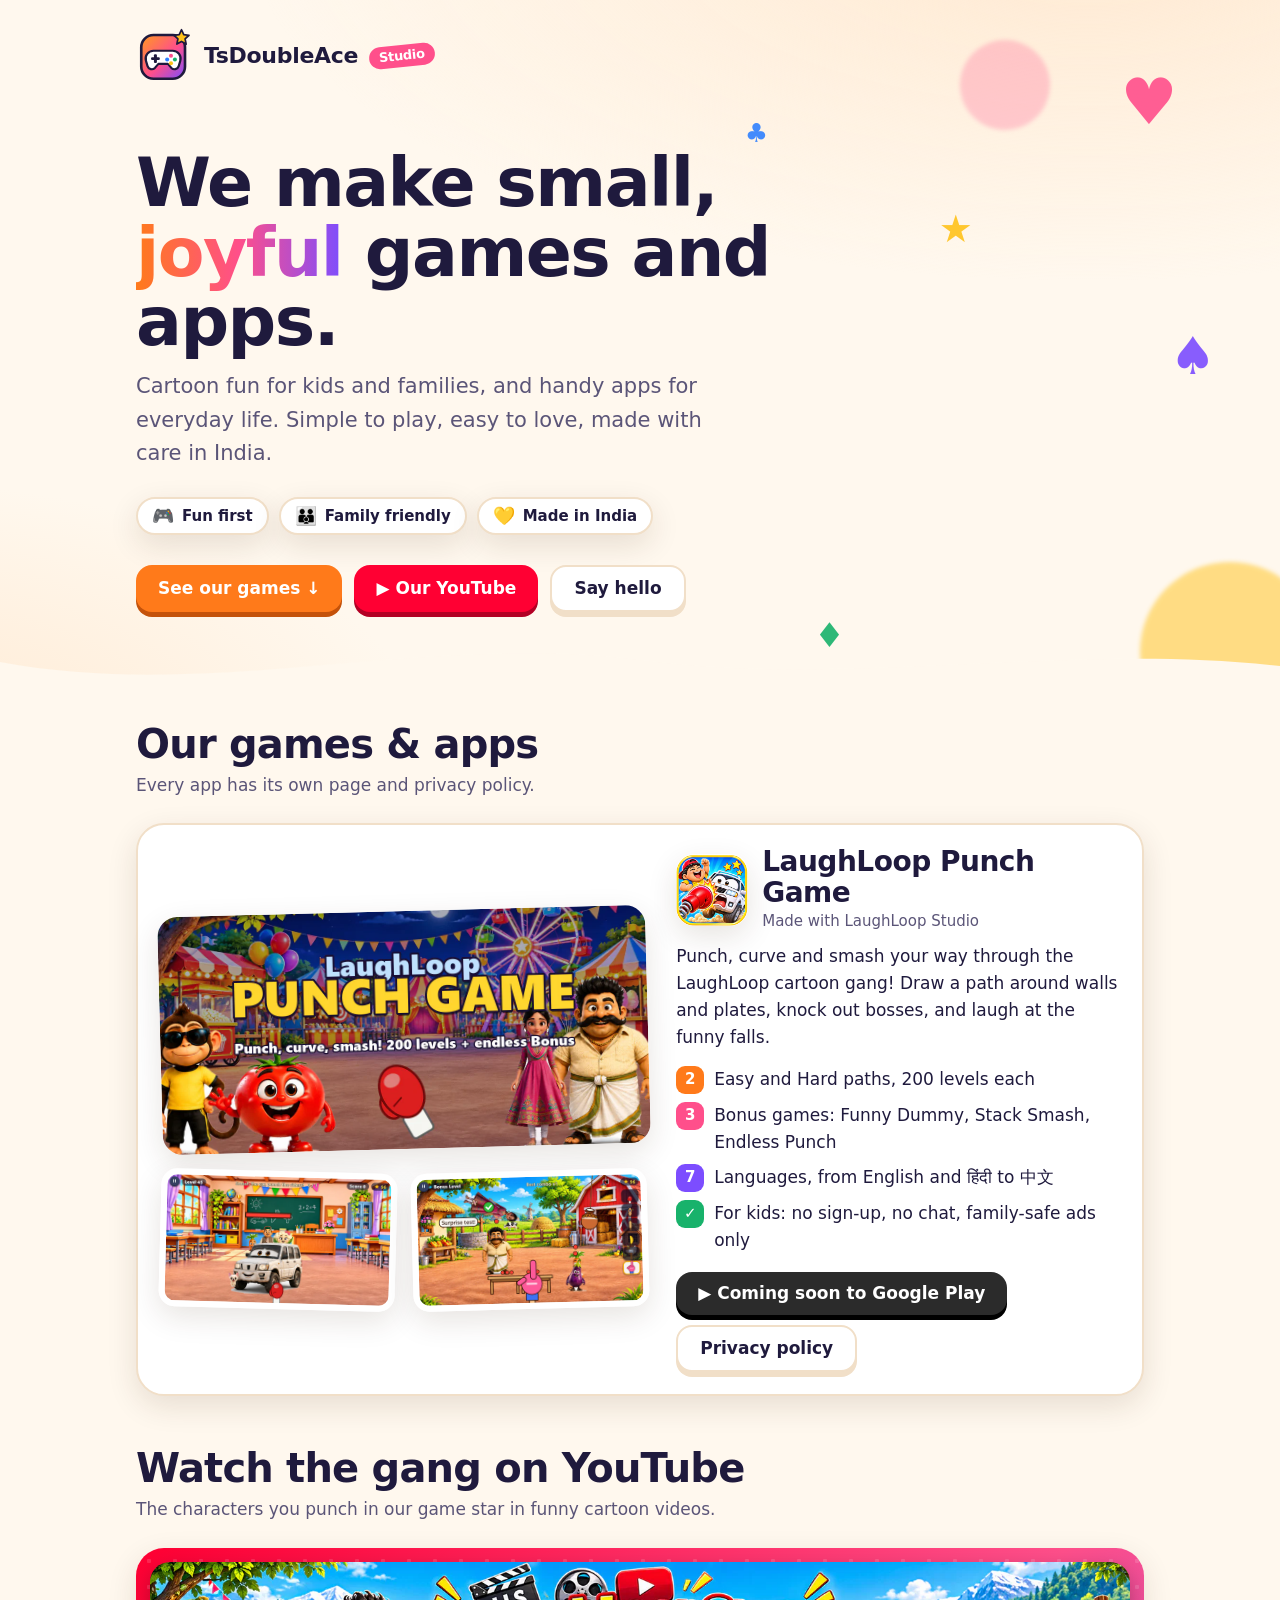
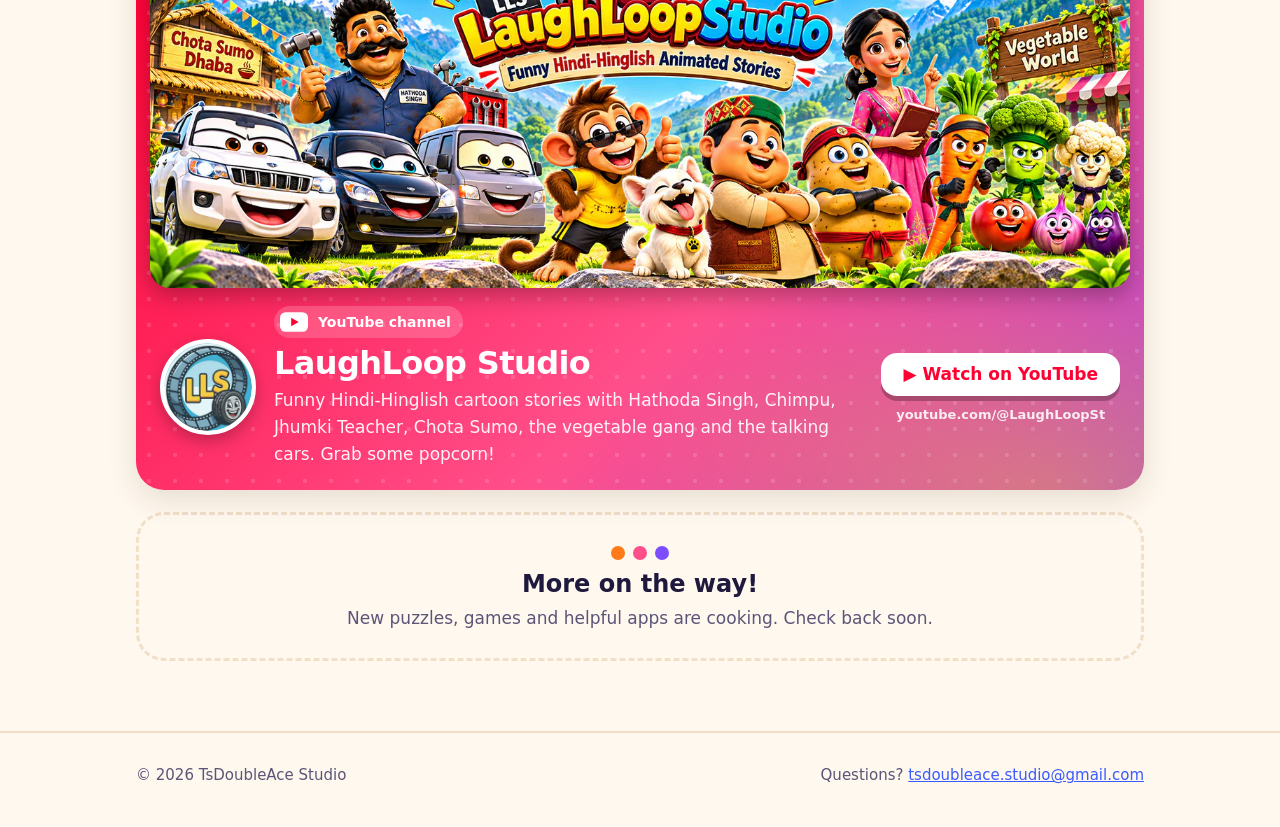
<file: index.html>
<!doctype html>
<html lang="en">
<head>
<meta charset="utf-8">
<meta name="viewport" content="width=device-width, initial-scale=1">
<title>TsDoubleAce Studio</title>
<meta name="description" content="TsDoubleAce Studio makes small, joyful games and apps for Android, like LaughLoop Punch Game.">
<meta name="theme-color" content="#ff7a1a">
<!-- Google Search Console ownership check (keep it: removing it un-verifies the site) -->
<meta name="google-site-verification" content="eYy9backfW5vqOW4Y_IiIoWmyXFYysW1g9PiAvQa3b4" />
<link rel="icon" href="logo.svg" type="image/svg+xml">
<link rel="stylesheet" href="style.css">
</head>
<body>

<header class="hero">
  <span class="float s1" aria-hidden="true">&hearts;</span>
  <span class="float s2" aria-hidden="true">&#9733;</span>
  <span class="float s3" aria-hidden="true">&spades;</span>
  <span class="float s4" aria-hidden="true">&diams;</span>
  <span class="float s5" aria-hidden="true">&clubs;</span>
  <span class="blob b1" aria-hidden="true"></span>
  <span class="blob b2" aria-hidden="true"></span>

  <div class="wrap hero-inner">
    <a class="logo" href="./" aria-label="TsDoubleAce Studio home">
      <!-- two fanned ace cards: Ts-Double-Ace -->
      <img src="logo.svg" width="56" height="56" alt="">
      <span class="name">TsDoubleAce <span class="tag">Studio</span></span>
    </a>

    <h1>We make small, <span class="pop">joyful</span> games and apps.</h1>
    <p class="lead">Cartoon fun for kids and families, and handy apps for everyday life. Simple to play, easy to love, made with care in India.</p>
    <div class="chips">
      <span class="chip"><i>&#127918;</i> Fun first</span>
      <span class="chip"><i>&#128106;</i> Family friendly</span>
      <span class="chip"><i>&#128155;</i> Made in India</span>
    </div>
    <div class="cta">
      <a class="btn" href="#games">See our games &darr;</a>
      <a class="btn yt" href="#youtube">&#9654; Our YouTube</a>
      <a class="btn ghost" href="mailto:tsdoubleace.studio@gmail.com">Say hello</a>
    </div>
  </div>
</header>
<svg class="wave" viewBox="0 0 1440 60" preserveAspectRatio="none" aria-hidden="true"><path d="M0,30 C240,70 480,0 720,28 C960,56 1200,10 1440,34 L1440,60 L0,60 Z"/></svg>

<main class="wrap">
  <section id="games">
    <h2 class="section-title">Our games &amp; apps</h2>
    <p class="section-sub">Every app has its own page and privacy policy.</p>

    <article class="app">
      <div>
        <div class="banner"><img src="punch-game/img/feature.webp" width="1024" height="500" alt="LaughLoop Punch Game banner with the LaughLoop cartoon gang"></div>
        <div class="shots">
          <div class="shot"><img src="punch-game/img/shot_boss.webp" width="960" height="540" alt="A boss level with a car full of riders" loading="lazy"></div>
          <div class="shot"><img src="punch-game/img/shot_bonus.webp" width="960" height="540" alt="The endless bonus level" loading="lazy"></div>
        </div>
      </div>
      <div>
        <div class="app-head">
          <img src="punch-game/img/icon.webp" width="72" height="72" alt="">
          <div>
            <h3>LaughLoop Punch Game</h3>
            <div class="with">Made with LaughLoop Studio</div>
          </div>
        </div>
        <p>Punch, curve and smash your way through the LaughLoop cartoon gang! Draw a path around walls and plates, knock out bosses, and laugh at the funny falls.</p>
        <ul class="feats">
          <li><b style="background:var(--orange)">2</b> Easy and Hard paths, 200 levels each</li>
          <li><b style="background:var(--pink)">3</b> Bonus games: Funny Dummy, Stack Smash, Endless Punch</li>
          <li><b style="background:var(--purple)">7</b> Languages, from English and हिंदी to 中文</li>
          <li><b style="background:var(--green)">&#10003;</b> For kids: no sign-up, no chat, family-safe ads only</li>
        </ul>
        <div class="cta">
          <span class="btn soon" title="Coming soon">&#9654; Coming soon to Google Play</span>
          <a class="btn ghost" href="punch-game/privacy.html">Privacy policy</a>
        </div>
      </div>
    </article>

  </section>

  <section id="youtube">
    <h2 class="section-title">Watch the gang on YouTube</h2>
    <p class="section-sub">The characters you punch in our game star in funny cartoon videos.</p>

    <article class="yt-box">
      <a class="yt-banner" href="https://www.youtube.com/@LaughLoopSt" target="_blank" rel="noopener">
        <img src="youtube/img/banner.webp" width="1400" height="466" alt="LaughLoop Studio: funny Hindi-Hinglish animated stories with the whole cartoon gang" loading="lazy">
      </a>
      <div class="yt-row">
        <img class="yt-logo" src="youtube/img/logo.webp" width="96" height="96" alt="LaughLoop Studio logo" loading="lazy">
        <div class="yt-text">
          <span class="yt-badge">
            <svg viewBox="0 0 30 21" aria-hidden="true"><rect width="30" height="21" rx="6" fill="#fff"/><path d="M12 6 L20 10.5 L12 15 Z" fill="#ff0033"/></svg>
            YouTube channel
          </span>
          <h3>LaughLoop Studio</h3>
          <p>Funny Hindi-Hinglish cartoon stories with Hathoda Singh, Chimpu, Jhumki Teacher, Chota Sumo, the vegetable gang and the talking cars. Grab some popcorn!</p>
        </div>
        <div class="yt-cta">
          <a class="btn white" href="https://www.youtube.com/@LaughLoopSt" target="_blank" rel="noopener">&#9654; Watch on YouTube</a>
          <span class="handle">youtube.com/@LaughLoopSt</span>
        </div>
      </div>
    </article>

    <div class="soon-card">
      <div class="dots" aria-hidden="true"><span></span><span></span><span></span></div>
      <h3>More on the way!</h3>
      <p>New puzzles, games and helpful apps are cooking. Check back soon.</p>
    </div>
  </section>
</main>

<footer>
  <div class="wrap">
    <span>&copy; 2026 TsDoubleAce Studio</span>
    <span>Questions? <a href="mailto:tsdoubleace.studio@gmail.com">tsdoubleace.studio@gmail.com</a></span>
  </div>
</footer>

</body>
</html>
</file>
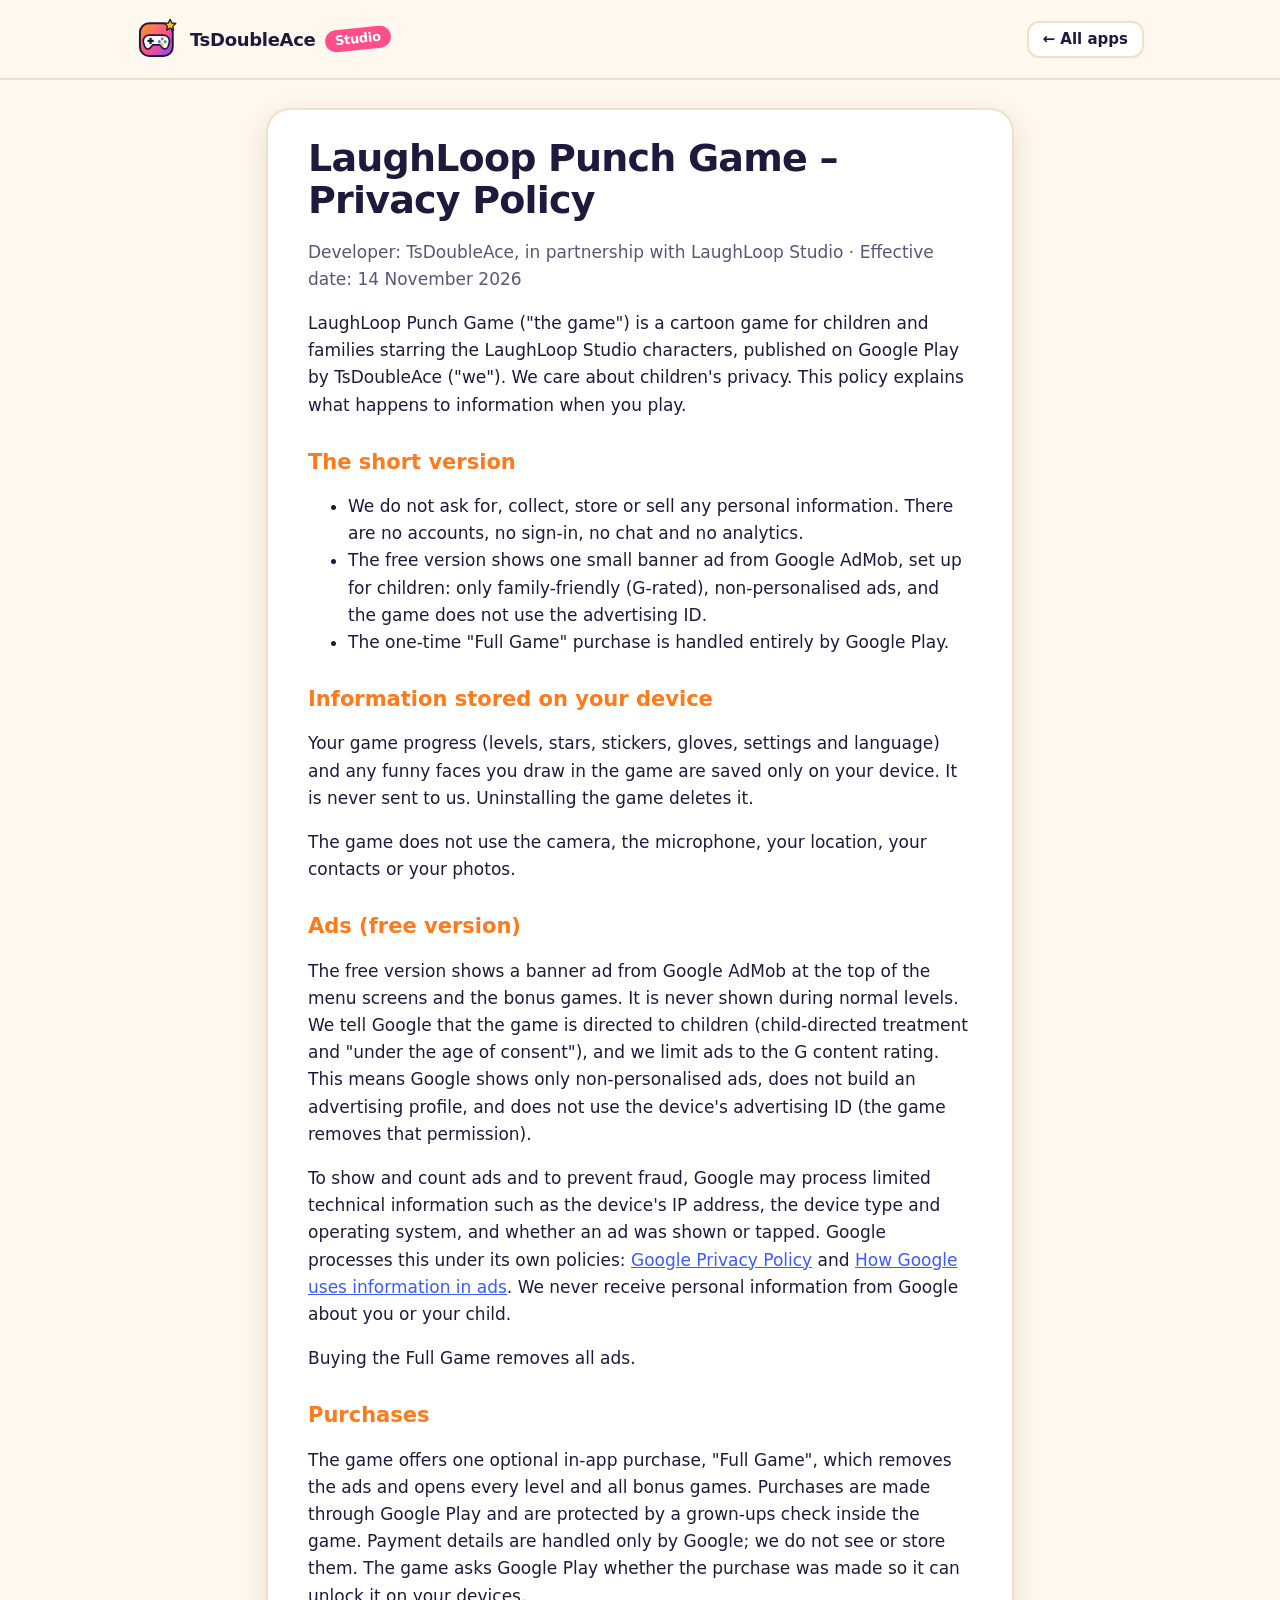
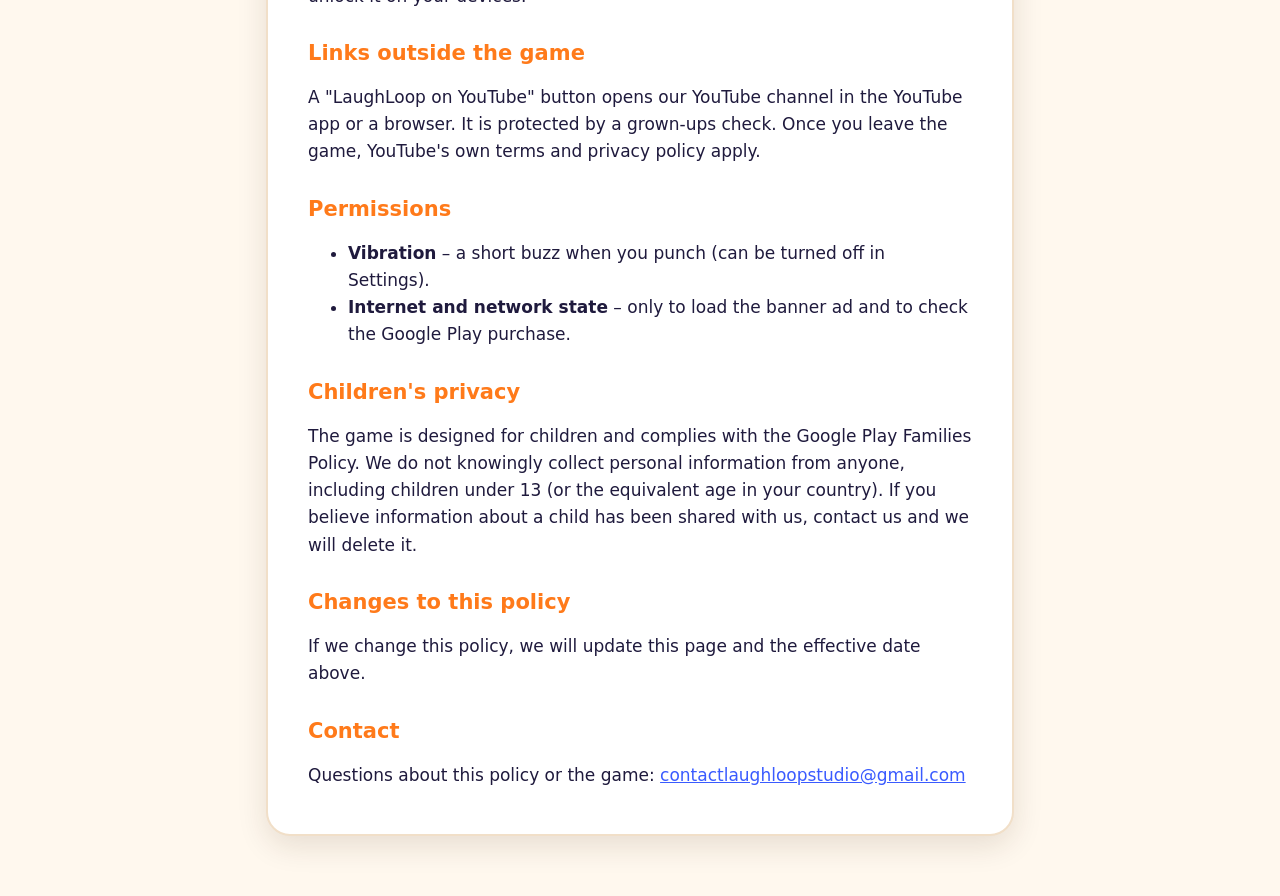
<file: punch-game/privacy.html>
<!doctype html>
<html lang="en">
<head>
<meta charset="utf-8">
<meta name="viewport" content="width=device-width, initial-scale=1">
<title>Punch Game Privacy</title>
<meta name="description" content="Privacy policy of LaughLoop Punch Game by TsDoubleAce.">
<link rel="icon" href="../logo.svg" type="image/svg+xml">
<link rel="stylesheet" href="../style.css">
</head>
<body>
<header class="topbar">
  <div class="wrap">
    <a class="logo" href="../" aria-label="TsDoubleAce Studio home">
      <img src="../logo.svg" width="56" height="56" alt="">
      <span class="name">TsDoubleAce <span class="tag">Studio</span></span>
    </a>
    <a class="back" href="../">&larr; All apps</a>
  </div>
</header>
<div class="doc"><article>
<h1>LaughLoop Punch Game – Privacy Policy</h1>
<p class="muted">Developer: TsDoubleAce, in partnership with LaughLoop Studio · Effective date: 14 November 2026</p>

<p>LaughLoop Punch Game ("the game") is a cartoon game for children and families starring the LaughLoop Studio characters, published on Google Play by TsDoubleAce ("we").
We care about children's privacy. This policy explains what happens to information when you play.</p>

<h2>The short version</h2>
<ul>
  <li>We do not ask for, collect, store or sell any personal information. There are no accounts, no sign-in, no chat and no analytics.</li>
  <li>The free version shows one small banner ad from Google AdMob, set up for children: only family-friendly (G-rated), non-personalised ads, and the game does not use the advertising ID.</li>
  <li>The one-time "Full Game" purchase is handled entirely by Google Play.</li>
</ul>

<h2>Information stored on your device</h2>
<p>Your game progress (levels, stars, stickers, gloves, settings and language) and any funny faces you draw in the game are saved only on your device.
It is never sent to us. Uninstalling the game deletes it.</p>
<p>The game does not use the camera, the microphone, your location, your contacts or your photos.</p>

<h2>Ads (free version)</h2>
<p>The free version shows a banner ad from Google AdMob at the top of the menu screens and the bonus games. It is never shown during normal levels.
We tell Google that the game is directed to children (child-directed treatment and "under the age of consent"), and we limit ads to the G content rating.
This means Google shows only non-personalised ads, does not build an advertising profile, and does not use the device's advertising ID (the game removes that permission).</p>
<p>To show and count ads and to prevent fraud, Google may process limited technical information such as the device's IP address, the device type and operating system, and whether an ad was shown or tapped.
Google processes this under its own policies:
<a href="https://policies.google.com/privacy">Google Privacy Policy</a> and
<a href="https://policies.google.com/technologies/ads">How Google uses information in ads</a>.
We never receive personal information from Google about you or your child.</p>
<p>Buying the Full Game removes all ads.</p>

<h2>Purchases</h2>
<p>The game offers one optional in-app purchase, "Full Game", which removes the ads and opens every level and all bonus games. Purchases are made through Google Play and are protected by a grown-ups check inside the game.
Payment details are handled only by Google; we do not see or store them. The game asks Google Play whether the purchase was made so it can unlock it on your devices.</p>

<h2>Links outside the game</h2>
<p>A "LaughLoop on YouTube" button opens our YouTube channel in the YouTube app or a browser. It is protected by a grown-ups check.
Once you leave the game, YouTube's own terms and privacy policy apply.</p>

<h2>Permissions</h2>
<ul>
  <li><strong>Vibration</strong> – a short buzz when you punch (can be turned off in Settings).</li>
  <li><strong>Internet and network state</strong> – only to load the banner ad and to check the Google Play purchase.</li>
</ul>

<h2>Children's privacy</h2>
<p>The game is designed for children and complies with the Google Play Families Policy. We do not knowingly collect personal information from anyone, including children under 13 (or the equivalent age in your country).
If you believe information about a child has been shared with us, contact us and we will delete it.</p>

<h2>Changes to this policy</h2>
<p>If we change this policy, we will update this page and the effective date above.</p>

<h2>Contact</h2>
<p>Questions about this policy or the game: <a href="mailto:contactlaughloopstudio@gmail.com">contactlaughloopstudio@gmail.com</a></p>
</article></div>
</body>
</html>
</file>
<file: style.css>
/* TsDoubleAce Studio site: one shared look for the home page and every app's pages.
   No outside fonts or scripts: the site makes no third-party requests. */
:root {
  --bg: #fff8ee;
  --bg2: #ffe9d1;
  --ink: #1f1a3d;
  --muted: #5b5578;
  --card: #ffffff;
  --line: #f1dfc8;
  --orange: #ff7a1a;
  --pink: #ff4f8b;
  --purple: #7c4dff;
  --blue: #2f80ff;
  --green: #18b26b;
  --yellow: #ffc21a;
  --link: #3a5bff;
  --shadow: 0 10px 30px rgba(60, 30, 0, 0.12);
  --display: ui-rounded, "SF Pro Rounded", "Nunito", "Segoe UI Variable Display", "Segoe UI", system-ui, sans-serif;
  --text: system-ui, "Segoe UI", Roboto, sans-serif;
}
@media (prefers-color-scheme: dark) {
  :root {
    --bg: #14112b;
    --bg2: #221a4a;
    --ink: #f4f1ff;
    --muted: #b7b0d8;
    --card: #1f1a40;
    --line: #362e66;
    --link: #8fa6ff;
    --shadow: 0 10px 30px rgba(0, 0, 0, 0.45);
  }
}
* { box-sizing: border-box; }
html { scroll-behavior: smooth; }
body { margin: 0; background: var(--bg); color: var(--ink); font: 17px/1.6 var(--text); overflow-x: hidden; }
a { color: var(--link); }
img { max-width: 100%; height: auto; display: block; }
.wrap { max-width: 1040px; margin: 0 auto; padding: 0 16px; }

/* ---------- logo ---------- */
.logo { display: inline-flex; align-items: center; gap: 12px; text-decoration: none; color: var(--ink); }
.logo img, .logo svg { width: 56px; height: 56px; flex: none; }
.logo .name { font: 800 22px/1 var(--display); letter-spacing: -0.3px; }
.logo .tag { display: inline-block; margin-left: 4px; padding: 3px 10px; border-radius: 99px; background: var(--pink); color: #fff;
  font: 800 13px/1.2 var(--display); transform: rotate(-6deg); vertical-align: 3px; }

/* ---------- hero ---------- */
.hero { position: relative; overflow: hidden; padding: 28px 0 80px;
  background: radial-gradient(1200px 500px at 85% -10%, var(--bg2), transparent 70%),
              radial-gradient(800px 400px at -10% 110%, var(--bg2), transparent 70%); }
.hero-inner { position: relative; z-index: 1; }
.hero h1 { font: 900 clamp(38px, 7vw, 68px)/1.02 var(--display); letter-spacing: -1.5px; margin: 56px 0 14px; max-width: 760px; }
.hero h1 .pop { background: linear-gradient(90deg, var(--orange), var(--pink), var(--purple)); -webkit-background-clip: text; background-clip: text; color: transparent; }
.hero p.lead { font-size: clamp(18px, 2.4vw, 21px); color: var(--muted); max-width: 600px; margin: 0 0 26px; }
.chips { display: flex; flex-wrap: wrap; gap: 10px; }
.chip { display: inline-flex; align-items: center; gap: 8px; padding: 8px 14px; border-radius: 99px; background: var(--card);
  border: 2px solid var(--line); font: 700 15px/1 var(--display); box-shadow: var(--shadow); }
.chip i { font-style: normal; font-size: 18px; }
.btn { display: inline-flex; align-items: center; gap: 8px; padding: 13px 22px; border-radius: 16px; font: 800 17px/1 var(--display);
  text-decoration: none; color: #fff; background: var(--orange); box-shadow: 0 5px 0 #c4520a; transition: transform .12s, box-shadow .12s; }
.btn:hover { transform: translateY(-2px); box-shadow: 0 7px 0 #c4520a; }
.btn:active { transform: translateY(3px); box-shadow: 0 2px 0 #c4520a; }
.btn.ghost { background: var(--card); color: var(--ink); border: 2px solid var(--line); box-shadow: 0 5px 0 var(--line); }
.btn.soon { background: #2b2b2b; box-shadow: 0 5px 0 #000; cursor: default; }
.btn.soon:hover { transform: none; }
.hero .cta { display: flex; flex-wrap: wrap; gap: 12px; margin-top: 30px; }

/* floating playful shapes */
.float { position: absolute; z-index: 0; font: 900 40px/1 var(--display); opacity: .9; animation: bob 6s ease-in-out infinite; user-select: none; pointer-events: none; }
.float.s1 { top: 70px; right: 8%; color: var(--pink); font-size: 64px; }
.float.s2 { top: 210px; right: 24%; color: var(--yellow); font-size: 38px; animation-delay: -2s; }
.float.s3 { top: 330px; right: 5%; color: var(--purple); font-size: 52px; animation-delay: -4s; }
.float.s4 { bottom: 40px; right: 34%; color: var(--green); font-size: 34px; animation-delay: -1s; }
.float.s5 { top: 120px; right: 40%; color: var(--blue); font-size: 26px; animation-delay: -3s; }
.blob { position: absolute; border-radius: 50%; filter: blur(2px); opacity: .5; z-index: 0; animation: bob 9s ease-in-out infinite; }
.blob.b1 { width: 180px; height: 180px; right: -40px; bottom: -50px; background: var(--yellow); }
.blob.b2 { width: 90px; height: 90px; right: 18%; top: 40px; background: var(--pink); opacity: .25; animation-delay: -3s; }
@keyframes bob { 0%, 100% { transform: translateY(0) rotate(0deg); } 50% { transform: translateY(-14px) rotate(8deg); } }
.wave { display: block; width: 100%; height: 60px; margin-top: -60px; position: relative; z-index: 1; }
.wave path { fill: var(--bg); }

/* ---------- sections ---------- */
section { padding: 30px 0 20px; }
.section-title { font: 900 clamp(28px, 4.4vw, 40px)/1.1 var(--display); letter-spacing: -0.8px; margin: 0 0 6px; }
.section-sub { color: var(--muted); margin: 0 0 24px; }

/* featured app */
.app { display: grid; grid-template-columns: 1.1fr 1fr; gap: 28px; align-items: center; background: var(--card);
  border: 2px solid var(--line); border-radius: 28px; padding: 22px; box-shadow: var(--shadow); }
.banner { border-radius: 20px; overflow: hidden; transform: rotate(-1.5deg); box-shadow: var(--shadow); transition: transform .3s; }
.banner:hover { transform: rotate(0deg) scale(1.02); }
.app-head { display: flex; align-items: center; gap: 14px; margin-bottom: 10px; }
.app-head img { width: 72px; height: 72px; border-radius: 18px; box-shadow: var(--shadow); }
.app h3 { font: 900 28px/1.1 var(--display); margin: 0; letter-spacing: -0.5px; }
.app .with { color: var(--muted); font-size: 15px; }
.app p { margin: 8px 0 14px; }
.feats { list-style: none; padding: 0; margin: 0 0 18px; display: grid; gap: 8px; }
.feats li { display: flex; gap: 10px; align-items: flex-start; }
.feats b { flex: none; display: inline-grid; place-items: center; width: 28px; height: 28px; border-radius: 9px; color: #fff; font: 900 15px/1 var(--display); }
.app .cta { display: flex; flex-wrap: wrap; gap: 10px; }
.shots { display: grid; grid-template-columns: 1fr 1fr; gap: 16px; margin-top: 22px; }
.shot { border-radius: 16px; overflow: hidden; border: 6px solid var(--card); box-shadow: var(--shadow); transition: transform .3s; }
.shot:nth-child(1) { transform: rotate(1.5deg); }
.shot:nth-child(2) { transform: rotate(-1.5deg); }
.shot:hover { transform: rotate(0) scale(1.03); }

/* coming soon */
.soon-card { margin-top: 22px; border: 3px dashed var(--line); border-radius: 28px; padding: 26px; text-align: center; }
.soon-card h3 { font: 900 24px/1.2 var(--display); margin: 0 0 6px; }
.soon-card p { color: var(--muted); margin: 0; }
.dots { display: inline-flex; gap: 8px; margin-bottom: 10px; }
.dots span { width: 14px; height: 14px; border-radius: 50%; animation: hop 1.2s ease-in-out infinite; }
.dots span:nth-child(1) { background: var(--orange); }
.dots span:nth-child(2) { background: var(--pink); animation-delay: .15s; }
.dots span:nth-child(3) { background: var(--purple); animation-delay: .3s; }
@keyframes hop { 0%, 100% { transform: translateY(0); } 40% { transform: translateY(-10px); } }

/* footer */
footer { margin-top: 50px; padding: 30px 0 40px; border-top: 2px solid var(--line); color: var(--muted); font-size: 15px; }
footer .wrap { display: flex; flex-wrap: wrap; gap: 14px 28px; align-items: center; justify-content: space-between; }

/* ---------- text pages (privacy policies) ---------- */
.topbar { padding: 18px 0; border-bottom: 2px solid var(--line); background: var(--bg); }
.topbar .wrap { display: flex; align-items: center; justify-content: space-between; gap: 12px; }
.topbar .logo img, .topbar .logo svg { width: 42px; height: 42px; }
.topbar .logo .name { font-size: 18px; }
.back { font: 700 15px/1 var(--display); text-decoration: none; padding: 9px 14px; border-radius: 12px; border: 2px solid var(--line); color: var(--ink); background: var(--card); }
.doc { max-width: 780px; margin: 28px auto 60px; padding: 0 16px; }
.doc article { background: var(--card); border: 2px solid var(--line); border-radius: 24px; padding: 28px clamp(18px, 4vw, 40px); box-shadow: var(--shadow); }
.doc h1 { font: 900 clamp(28px, 5vw, 38px)/1.1 var(--display); letter-spacing: -0.8px; margin: 0 0 6px; }
.doc h2 { font: 800 21px/1.3 var(--display); margin: 30px 0 8px; color: var(--orange); }
.doc .muted { color: var(--muted); }

/* ---------- small screens / calm motion ---------- */
@media (max-width: 760px) {
  .app { grid-template-columns: 1fr; padding: 16px; }
  .float.s2, .float.s5, .float.s4 { display: none; }
  .float.s1 { top: 100px; right: 4%; font-size: 44px; }
  .float.s3 { top: auto; bottom: 70px; right: 6%; font-size: 40px; }
  .hero h1 { margin-top: 40px; }
  .logo .name { font-size: 19px; }
}
@media (prefers-reduced-motion: reduce) {
  *, *::before, *::after { animation: none !important; transition: none !important; }
  html { scroll-behavior: auto; }
}

/* ---------- YouTube channel box ---------- */
.btn.yt { background: #ff0033; box-shadow: 0 5px 0 #b30024; }
.btn.yt:hover { box-shadow: 0 7px 0 #b30024; }
.btn.yt:active { box-shadow: 0 2px 0 #b30024; }
.yt-box { position: relative; overflow: hidden; border-radius: 28px; padding: 14px; color: #fff; box-shadow: var(--shadow);
  background: radial-gradient(600px 300px at 90% 100%, rgba(255, 194, 26, .35), transparent 70%),
              linear-gradient(135deg, #ff0033 0%, #ff4f8b 60%, #7c4dff 130%); }
.yt-box::before { content: ""; position: absolute; inset: 0; pointer-events: none; opacity: .14;
  background-image: radial-gradient(#fff 2px, transparent 2.5px); background-size: 26px 26px; }
.yt-banner { position: relative; display: block; border-radius: 20px; overflow: hidden; box-shadow: 0 8px 22px rgba(0,0,0,.28); transition: transform .3s; }
.yt-banner:hover { transform: scale(1.01) rotate(-0.4deg); }
.yt-row { position: relative; display: grid; grid-template-columns: auto 1fr auto; gap: 18px; align-items: center; padding: 18px 10px 8px; }
.yt-logo { width: 96px; height: 96px; border-radius: 50%; border: 4px solid #fff; box-shadow: 0 6px 16px rgba(0,0,0,.25); background: #fff; }
.yt-badge { display: inline-flex; align-items: center; gap: 10px; font: 800 14px/1 var(--display); background: rgba(255,255,255,.18);
  padding: 6px 12px 6px 6px; border-radius: 99px; margin-bottom: 8px; }
.yt-badge svg { width: 28px; height: 20px; }
.yt-box h3 { font: 900 clamp(24px, 3.4vw, 32px)/1.1 var(--display); margin: 0 0 6px; letter-spacing: -0.6px; color: #fff; }
.yt-box p { color: rgba(255,255,255,.93); margin: 0; }
.yt-cta { text-align: center; }
.yt-box .btn.white { background: #fff; color: #ff0033; box-shadow: 0 5px 0 rgba(0,0,0,.25); white-space: nowrap; }
.yt-box .handle { display: block; margin-top: 12px; font: 700 13px/1 var(--display); color: rgba(255,255,255,.88); }
@media (max-width: 760px) {
  .yt-box { padding: 10px; }
  .yt-row { grid-template-columns: auto 1fr; padding: 14px 6px 8px; }
  .yt-logo { width: 72px; height: 72px; }
  .yt-cta { grid-column: 1 / -1; text-align: left; }
}
</file>
